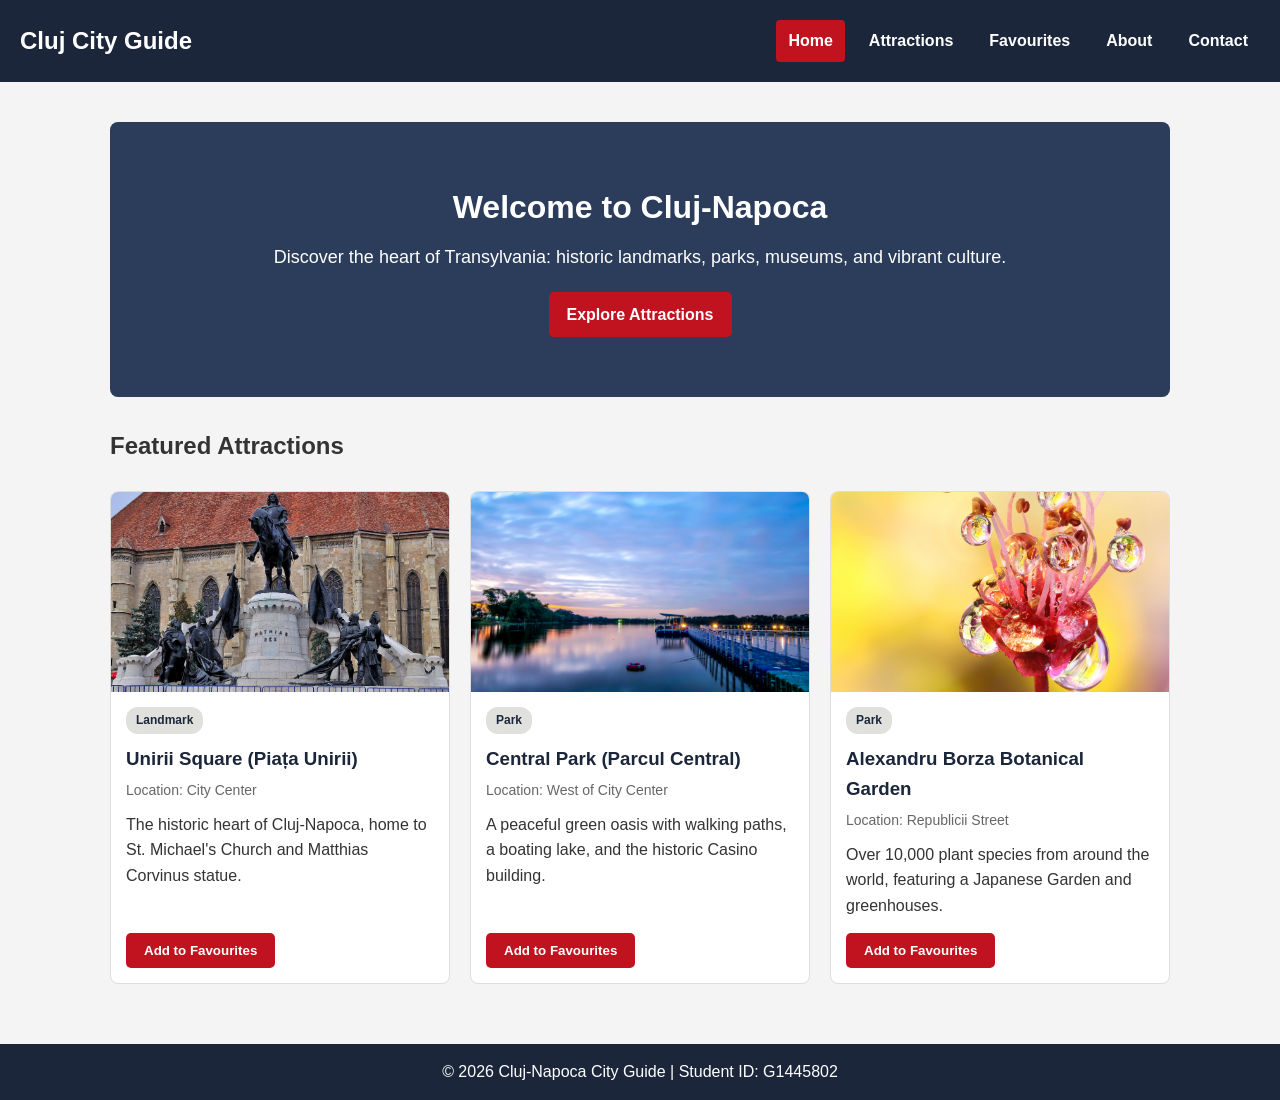
<file: pages/index.html>
<!DOCTYPE html>
<html lang="en">
<head>
  <meta charset="UTF-8">
  <meta name="viewport" content="width=device-width, initial-scale=1.0">
  <title>Cluj-Napoca City Guide - Home</title>
  <link rel="stylesheet" href="../css/style.css">
</head>
<body>

  <header>
    <h1>Cluj City Guide</h1>
    <nav>
      <ul>
        <li><a href="index.html" class="active">Home</a></li>
        <li><a href="attractions.html">Attractions</a></li>
        <li><a href="favourites.html">Favourites</a></li>
        <li><a href="about.html">About</a></li>
        <li><a href="contact.html">Contact</a></li>
      </ul>
    </nav>
  </header>

  <main>
    <section class="hero">
      <h2>Welcome to Cluj-Napoca</h2>
      <p>Discover the heart of Transylvania: historic landmarks, parks, museums, and vibrant culture.</p>
      <a href="attractions.html" class="btn">Explore Attractions</a>
    </section>

    <section>
      <h2>Featured Attractions</h2>
      <br>
      <div class="cards-container" id="featured-list"></div>
    </section>
  </main>

  <footer>
    <p>&copy; 2026 Cluj-Napoca City Guide | Student ID: G1445802</p>
  </footer>

  <script src="../js/script.js"></script>
</body>
</html>
</file>
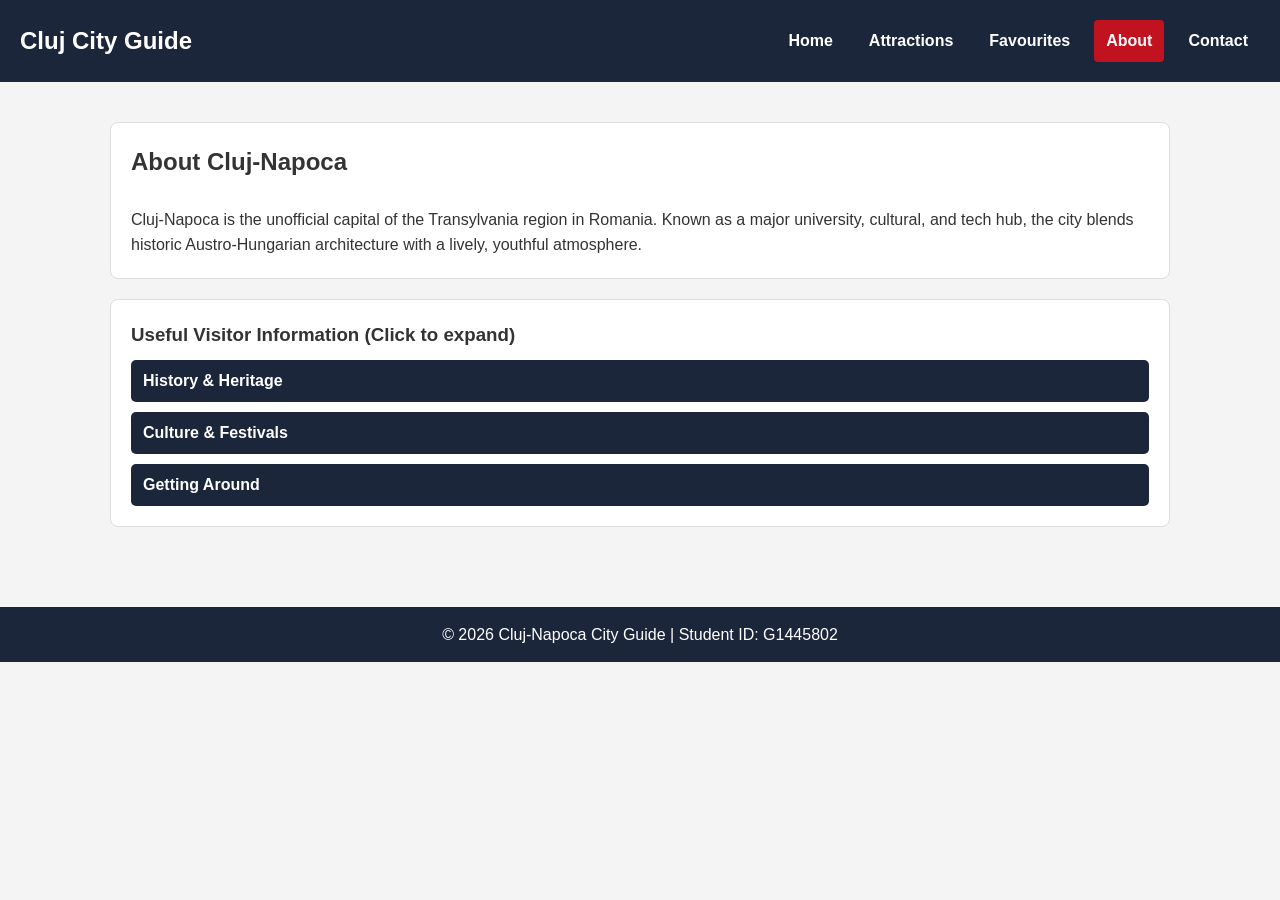
<file: pages/about.html>
<!DOCTYPE html>
<html lang="en">
<head>
  <meta charset="UTF-8">
  <meta name="viewport" content="width=device-width, initial-scale=1.0">
  <title>Cluj-Napoca City Guide - About</title>
  <link rel="stylesheet" href="../css/style.css">
</head>
<body>

  <header>
    <h1>Cluj City Guide</h1>
    <nav>
      <ul>
        <li><a href="index.html">Home</a></li>
        <li><a href="attractions.html">Attractions</a></li>
        <li><a href="favourites.html">Favourites</a></li>
        <li><a href="about.html" class="active">About</a></li>
        <li><a href="contact.html">Contact</a></li>
      </ul>
    </nav>
  </header>

  <main>
    <div class="info-section">
      <h2>About Cluj-Napoca</h2>
      <br>
      <p>Cluj-Napoca is the unofficial capital of the Transylvania region in Romania. Known as a major university, cultural, and tech hub, the city blends historic Austro-Hungarian architecture with a lively, youthful atmosphere.</p>
    </div>

    <div class="info-section">
      <h3>Useful Visitor Information (Click to expand)</h3>

      <button class="toggle-btn">History &amp; Heritage</button>
      <div class="toggle-content">
        <p>Originally a Roman settlement called Napoca, the city grew into a major medieval trading center and today preserves landmarks like St. Michael's Church and the Tailors' Bastion.</p>
      </div>

      <button class="toggle-btn">Culture &amp; Festivals</button>
      <div class="toggle-content">
        <p>Cluj-Napoca hosts famous international events such as Untold Festival, Electric Castle, and the Transilvania International Film Festival (TIFF).</p>
      </div>

      <button class="toggle-btn">Getting Around</button>
      <div class="toggle-content">
        <p>The city center is compact and easy to explore on foot. Public buses and trams connect all major neighborhoods, and Cluj International Airport is only 20 minutes from the center.</p>
      </div>
    </div>
  </main>

  <footer>
    <p>&copy; 2026 Cluj-Napoca City Guide | Student ID: G1445802</p>
  </footer>

  <script src="../js/script.js"></script>
</body>
</file>
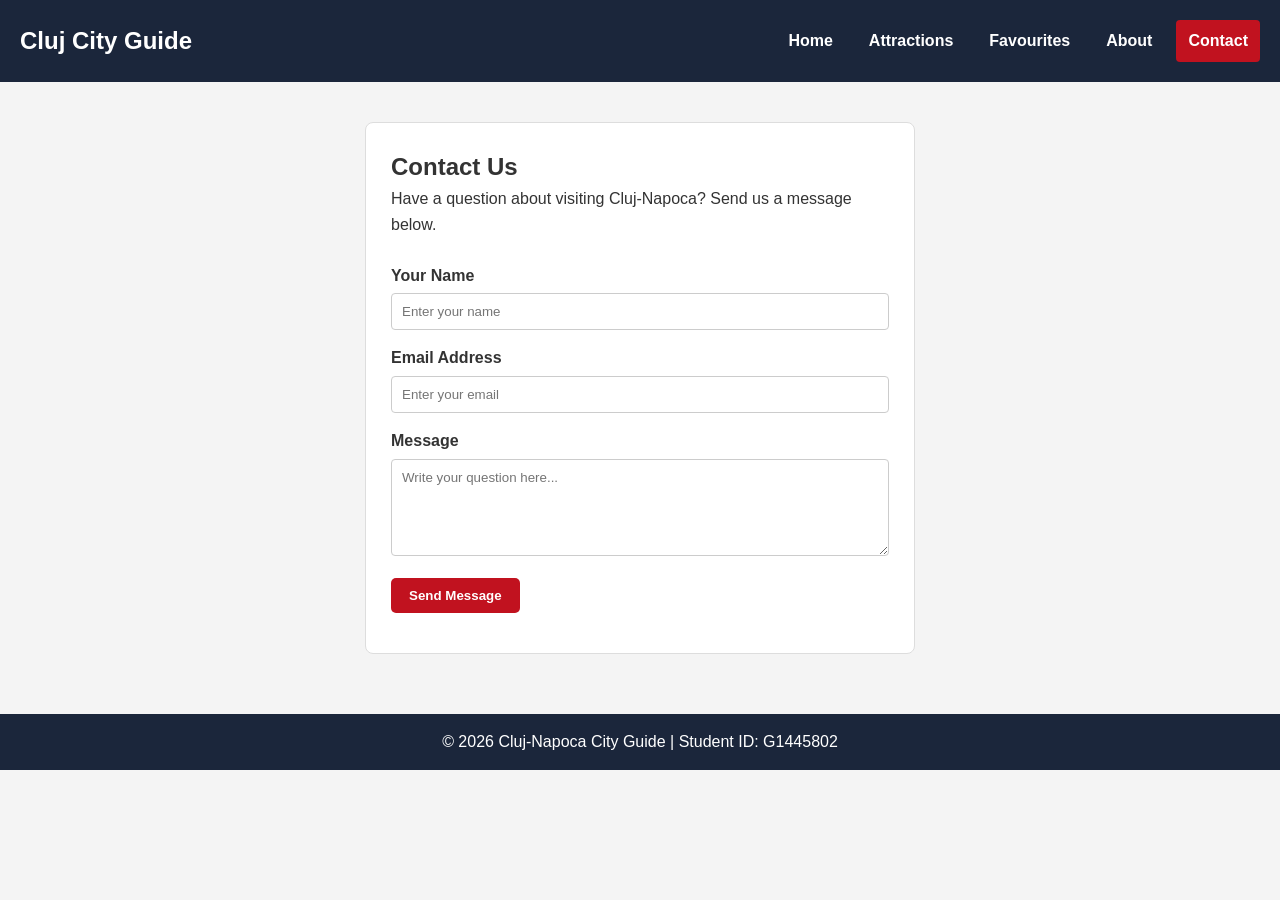
<file: pages/contact.html>
<!DOCTYPE html>
<html lang="en">
<head>
  <meta charset="UTF-8">
  <meta name="viewport" content="width=device-width, initial-scale=1.0">
  <title>Cluj-Napoca City Guide - Contact</title>
  <link rel="stylesheet" href="../css/style.css">
</head>
<body>

  <header>
    <h1>Cluj City Guide</h1>
    <nav>
      <ul>
        <li><a href="index.html">Home</a></li>
        <li><a href="attractions.html">Attractions</a></li>
        <li><a href="favourites.html">Favourites</a></li>
        <li><a href="about.html">About</a></li>
        <li><a href="contact.html" class="active">Contact</a></li>
      </ul>
    </nav>
  </header>

  <main>
    <div class="contact-form">
      <h2>Contact Us</h2>
      <p>Have a question about visiting Cluj-Napoca? Send us a message below.</p>
      <br>

      <form id="contact-form" novalidate>
        <div class="form-row">
          <label for="name">Your Name</label>
          <input type="text" id="name" placeholder="Enter your name">
        </div>

        <div class="form-row">
          <label for="email">Email Address</label>
          <input type="email" id="email" placeholder="Enter your email">
        </div>

        <div class="form-row">
          <label for="message">Message</label>
          <textarea id="message" rows="5" placeholder="Write your question here..."></textarea>
        </div>

        <button type="submit" class="btn">Send Message</button>
      </form>

      <p id="form-feedback" style="margin-top: 15px; font-weight: bold;"></p>
    </div>
  </main>

  <footer>
    <p>&copy; 2026 Cluj-Napoca City Guide | Student ID: G1445802</p>
  </footer>

  <script src="../js/script.js"></script>
</body>
</html>
</file>
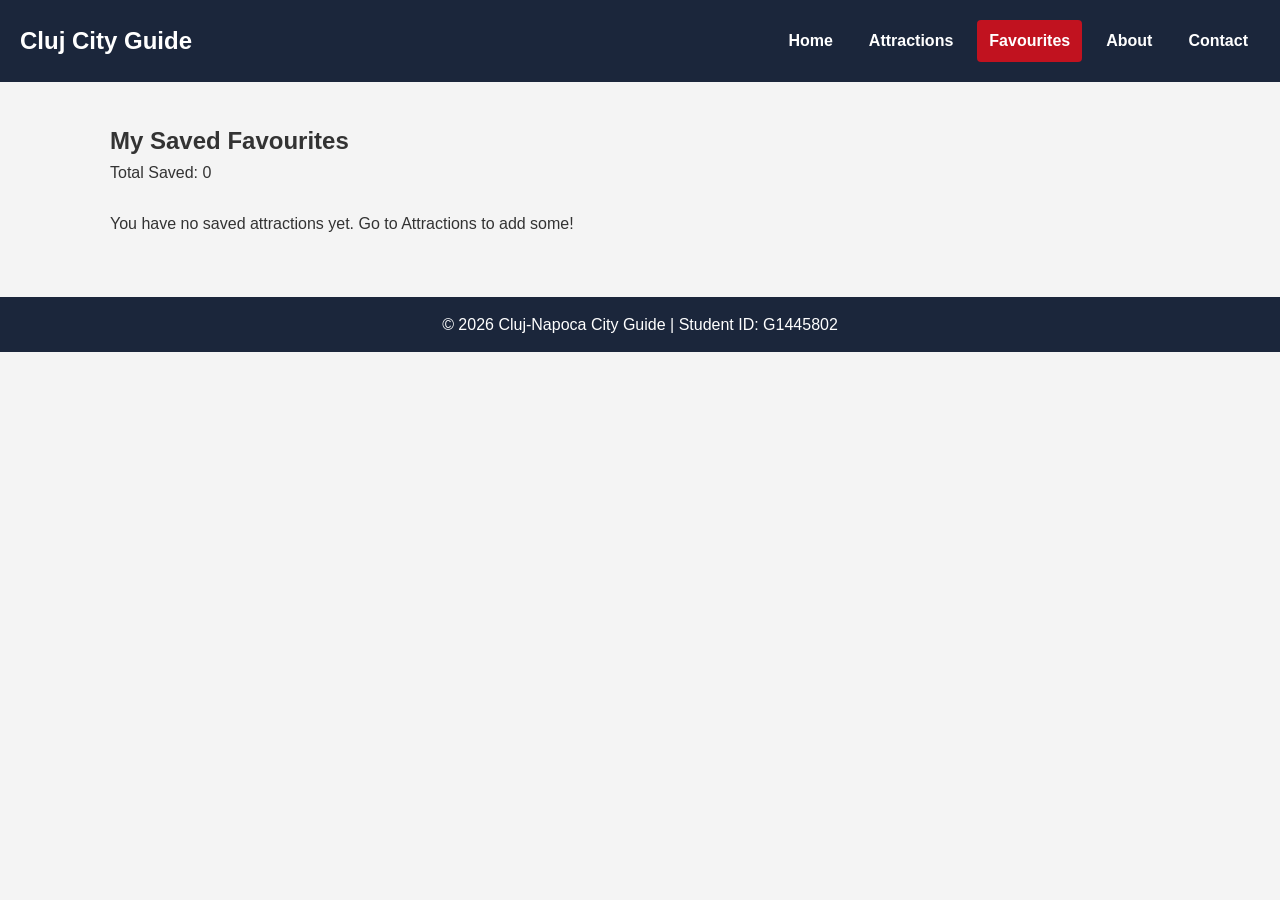
<file: pages/favourites.html>
<!DOCTYPE html>
<html lang="en">
<head>
  <meta charset="UTF-8">
  <meta name="viewport" content="width=device-width, initial-scale=1.0">
  <title>Cluj-Napoca City Guide - Favourites</title>
  <link rel="stylesheet" href="../css/style.css">
</head>
<body>

  <header>
    <h1>Cluj City Guide</h1>
    <nav>
      <ul>
        <li><a href="index.html">Home</a></li>
        <li><a href="attractions.html">Attractions</a></li>
        <li><a href="favourites.html" class="active">Favourites</a></li>
        <li><a href="about.html">About</a></li>
        <li><a href="contact.html">Contact</a></li>
      </ul>
    </nav>
  </header>

  <main>
    <h2>My Saved Favourites</h2>
    <p id="favourites-count">Total Saved: 0</p>
    <br>

    <div class="cards-container" id="favourites-list"></div>
  </main>

  <footer>
    <p>&copy; 2026 Cluj-Napoca City Guide | Student ID: G1445802</p>
  </footer>

  <script src="../js/script.js"></script>
</body>
</html>
</file>
<file: css/style.css>
* {
  margin: 0;
  padding: 0;
  box-sizing: border-box;
  font-family: Arial, sans-serif;
}

body {
  background-color: #f4f4f4;
  color: #333;
  line-height: 1.6;
}

header {
  background-color: #1b263b;
  color: white;
  padding: 20px;
  display: flex;
  justify-content: space-between;
  align-items: center;
}

header h1 {
  font-size: 24px;
}

nav ul {
  list-style: none;
  display: flex;
  flex-wrap: wrap;
  justify-content: center;
  gap: 12px;
}

nav a {
  color: white;
  text-decoration: none;
  font-weight: bold;
  padding: 8px 12px;
  border-radius: 4px;
  display: inline-block;
}

nav a:hover,
nav a.active {
  background-color: #c1121f;
}

main {
  max-width: 1100px;
  margin: 20px auto;
  padding: 20px;
}

.hero {
  background-color: #2b3d5b;
  color: white;
  text-align: center;
  padding: 60px 20px;
  border-radius: 8px;
  margin-bottom: 30px;
}

.hero h2 {
  font-size: 32px;
  margin-bottom: 10px;
}

.hero p {
  font-size: 18px;
  margin-bottom: 20px;
}

.btn {
  display: inline-block;
  background-color: #c1121f;
  color: white;
  padding: 10px 18px;
  border: none;
  border-radius: 5px;
  text-decoration: none;
  font-weight: bold;
  cursor: pointer;
}

.btn:hover {
  background-color: #8f0d16;
}

.btn-blue {
  background-color: #415a77;
}

.btn-blue:hover {
  background-color: #1b263b;
}

.filter-box {
  display: flex;
  gap: 15px;
  margin-bottom: 25px;
}

.filter-box input,
.filter-box select {
  padding: 10px;
  font-size: 16px;
  border: 1px solid #ccc;
  border-radius: 5px;
  width: 100%;
}

.cards-container {
  display: flex;
  flex-wrap: wrap;
  gap: 20px;
}

.card {
  background-color: white;
  border: 1px solid #ddd;
  border-radius: 8px;
  width: 340px;
  overflow: hidden;
  display: flex;
  flex-direction: column;
}

.card img {
  width: 100%;
  height: 200px;
  object-fit: cover;
  background-color: #ccc;
}

.card-info {
  padding: 15px;
  display: flex;
  flex-direction: column;
  flex-grow: 1;
}

.category-tag {
  background-color: #e0e1dd;
  color: #1b263b;
  padding: 4px 10px;
  border-radius: 12px;
  font-size: 12px;
  font-weight: bold;
  align-self: flex-start;
}

.card-info h3 {
  margin: 10px 0 5px 0;
  color: #1b263b;
}

.location-text {
  font-size: 14px;
  color: #666;
  margin-bottom: 10px;
}

.card-buttons {
  margin-top: auto;
  padding-top: 15px;
  display: flex;
  gap: 10px;
}

.modal {
  display: none;
  position: fixed;
  top: 0;
  left: 0;
  width: 100%;
  height: 100%;
  background-color: rgba(0, 0, 0, 0.6);
  justify-content: center;
  align-items: center;
}

.modal-box {
  background-color: white;
  padding: 25px;
  border-radius: 8px;
  width: 90%;
  max-width: 500px;
}

.modal-box img {
  width: 100%;
  height: 200px;
  object-fit: cover;
  margin: 10px 0;
  border-radius: 5px;
}

.info-section {
  background-color: white;
  padding: 20px;
  border-radius: 8px;
  margin-bottom: 20px;
  border: 1px solid #ddd;
}

.toggle-btn {
  background-color: #1b263b;
  color: white;
  padding: 12px;
  width: 100%;
  text-align: left;
  border: none;
  border-radius: 5px;
  font-size: 16px;
  font-weight: bold;
  cursor: pointer;
  margin-top: 10px;
}

.toggle-content {
  display: none;
  padding: 15px;
  background-color: #fff;
  border: 1px solid #ddd;
}

.contact-form {
  background-color: white;
  padding: 25px;
  border-radius: 8px;
  border: 1px solid #ddd;
  max-width: 550px;
  margin: 0 auto;
}

.form-row {
  margin-bottom: 15px;
}

.form-row label {
  display: block;
  font-weight: bold;
  margin-bottom: 5px;
}

.form-row input,
.form-row textarea {
  width: 100%;
  padding: 10px;
  border: 1px solid #ccc;
  border-radius: 4px;
}

footer {
  background-color: #1b263b;
  color: white;
  text-align: center;
  padding: 15px;
  margin-top: 40px;
}

@media (max-width: 700px) {
  header {
    flex-direction: column;
    gap: 10px;
  }

  .filter-box {
    flex-direction: column;
  }

  .card {
    width: 100%;
  }
}
</file>
